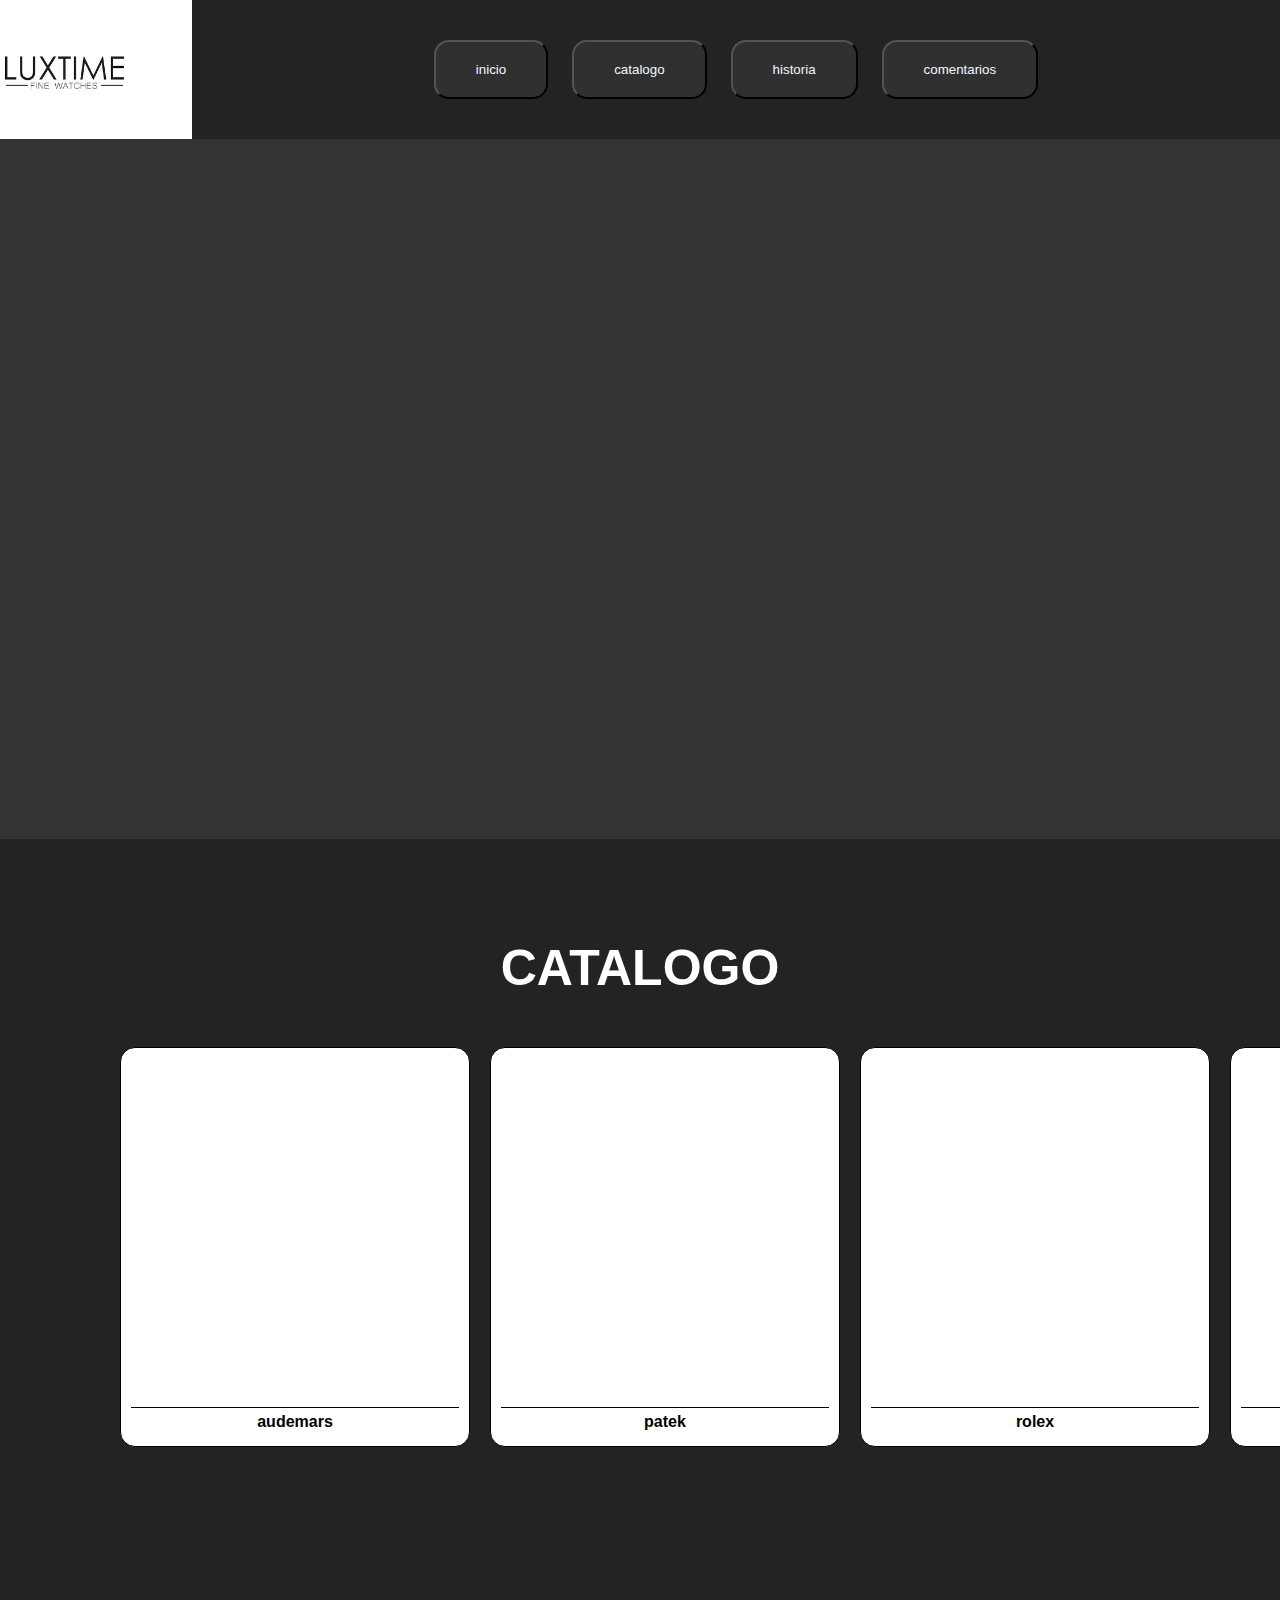
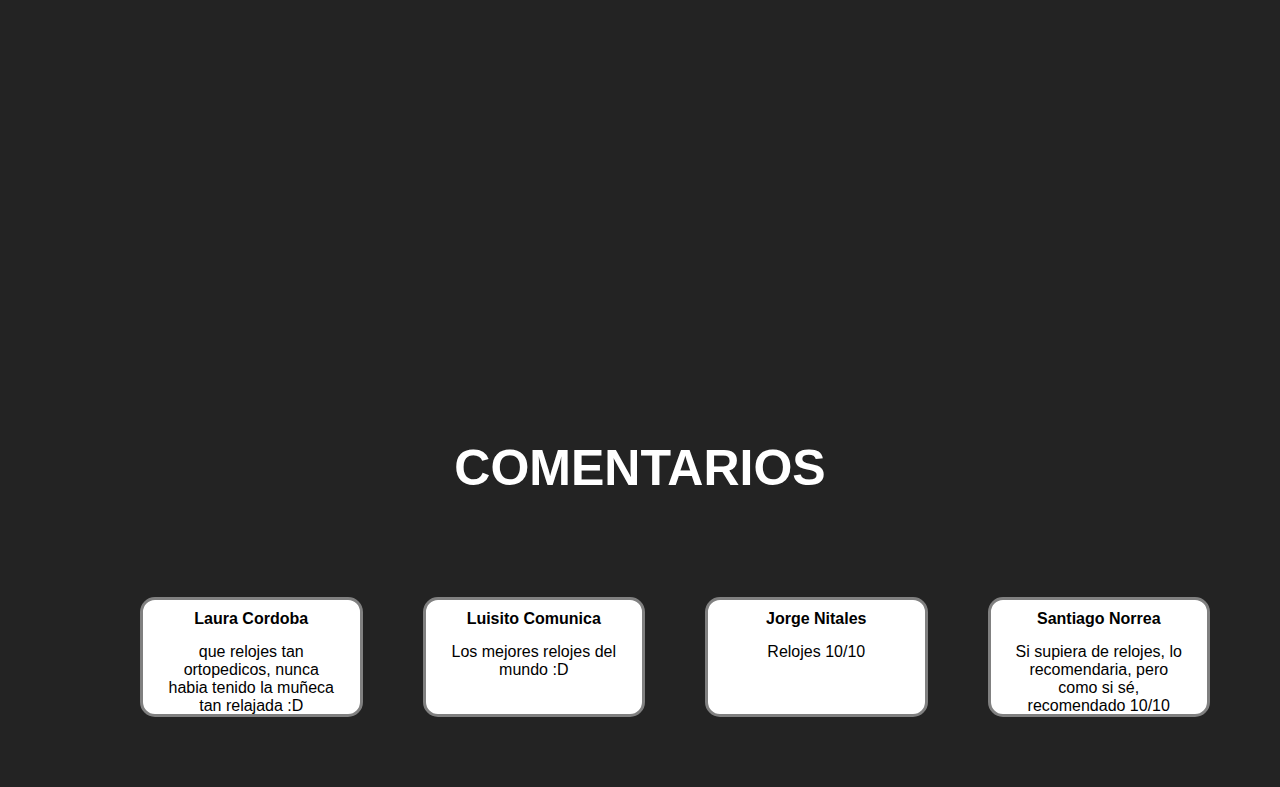
<file: index.html>
<!DOCTYPE html>
<html lang="en">
<head>
    <meta charset="UTF-8">
    <meta name="viewport" content="width=device-width, initial-scale=1.0">
    <title>Document</title>
    <link rel="stylesheet" href="./styles.css">
</head>
<body>
    <div class="parent">
        <div class="div1">
            <img src="./assets/luxtime_logo.png" alt="logo"> 
        </div>
        <div class="div2">

            <a href="#banner"><button>inicio</button></a>
            <a href="#catalogo"><button>catalogo</button></a>
            <a><button>historia</button></a>
            <a href="#comentarios"><button>comentarios</button></a>

        </div>
        <div class="div3" id="banner">

            <div>
                <div class="slide">
                    <img src="./assets/images.jpeg" alt="banner1">
                </div>

            </div>
            <div class="slide">
                <img src="./assets/images(1).jpeg" alt="banner2"> 
            </div>
            <div class="slide">
                <img src="./assets/images(2).jpeg" alt="banner3">
            </div>
        </div>
        
        <div class="div4" id="catalogo">
            <h3>CATALOGO</h3>
            <div class="container">
                <a href="http://127.0.0.1:5500/proyecto_luxtime/catalogo.html#audemars" target="_blank">
                    <div class="card">
                        <div class="slider">
                            <div class="slide1"><img src="./assets/audemars1.jpg" alt="audemars1"></div>
                            <div class="slide1"><img src="./assets/audemars2.jpg" alt="audemars2"></div>
                            <div class="slide1"><img src="./assets/audemars3.jpg" alt="audemars3"></div>
                            <div class="slide1"><img src="./assets/audemars4.jpg" alt="audemars4"></div>
                            <div class="slide1"><img src="./assets/audemars5.jpg" alt="audemars5"></div>
                        </div>
                        <h4>audemars</h4>
                    </div>
                </a>
                <a href="http://127.0.0.1:5500/proyecto_luxtime/catalogo.html#patek" target="_blank">
                    <div class="card">
                        <div class="slider">
                            <div class="slide1"><img src="./assets/patek1.webp" alt="audemars1"></div>
                            <div class="slide1"><img src="./assets/patek2.webp" alt="audemars2"></div>
                            <div class="slide1"><img src="./assets/patek3.webp" alt="audemars3"></div>
                            <div class="slide1"><img src="./assets/patek4.webp" alt="audemars4"></div>
                            <div class="slide1"><img src="./assets/patek5.webp" alt="audemars5"></div>
                        </div>
                        <h4>patek</h4>
                    </div>
                </a>
                <a href="http://127.0.0.1:5500/proyecto_luxtime/catalogo.html#rolex" target="_blank">
                    <div class="card">
                        <div class="slider">
                            <div class="slide1"><img src="./assets/rolex1.jpg" alt="audemars1"></div>
                            <div class="slide1"><img src="./assets/rolex2.webp" alt="audemars2"></div>
                            <div class="slide1"><img src="./assets/rolex3.webp" alt="audemars3"></div>
                            <div class="slide1"><img src="./assets/rolex4.webp" alt="audemars4"></div>
                            <div class="slide1"><img src="./assets/rolex5.webp" alt="audemars5"></div>
                        </div>
                        <h4>rolex</h4>
                    </div>
                </a>
                <a href="http://127.0.0.1:5500/proyecto_luxtime/catalogo.html#audemars" target="_blank">
                    <div class="card">
                        <div class="slider">
                            <div class="slide1"><img src="./assets/audemars1.jpg" alt="audemars1"></div>
                            <div class="slide1"><img src="./assets/audemars2.jpg" alt="audemars2"></div>
                            <div class="slide1"><img src="./assets/audemars3.jpg" alt="audemars3"></div>
                            <div class="slide1"><img src="./assets/audemars4.jpg" alt="audemars4"></div>
                            <div class="slide1"><img src="./assets/audemars5.jpg" alt="audemars5"></div>
                        </div>
                        <h4>audemars</h4>
                    </div>
                </a>
            </div>
        </div>
        <div class="div5" id="comentarios">
            <h3>COMENTARIOS</h3>
            <div class="container">
                <div class="card1">
                    <h4>Laura Cordoba</h4>
                    <p>que relojes tan ortopedicos, nunca habia tenido la muñeca tan relajada :D</p>
                </div>
                <div class="card1">
                    <h4>Luisito Comunica</h4>
                    <p>Los mejores relojes del mundo :D</p>
                </div>
                <div class="card1">
                    <h4>Jorge Nitales</h4>
                    <p>Relojes 10/10</p>
                </div>
                <div class="card1">
                    <h4>Santiago Norrea</h4>
                    <p>Si supiera de relojes, lo recomendaria, pero como si sé, recomendado 10/10</p>
                </div>
            </div>
        </div>

    </div>

</body>
</html>
</file>
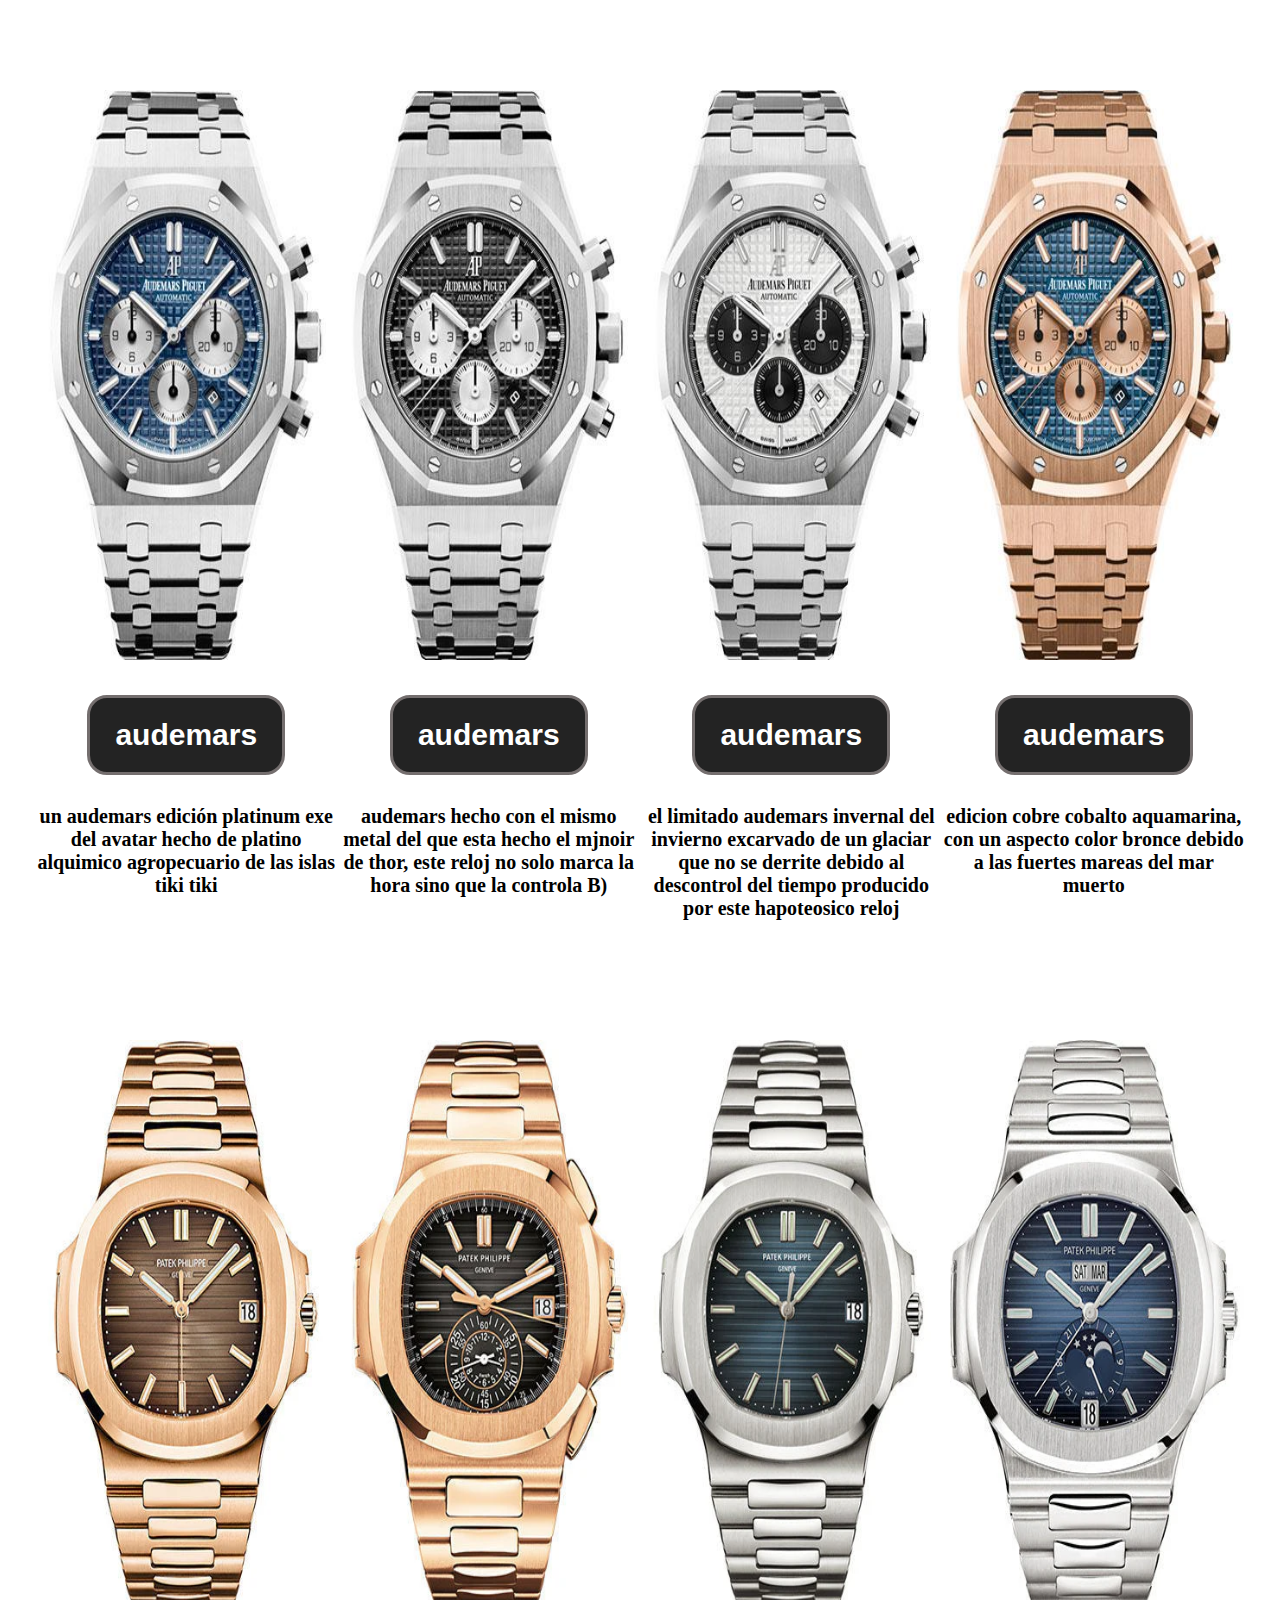
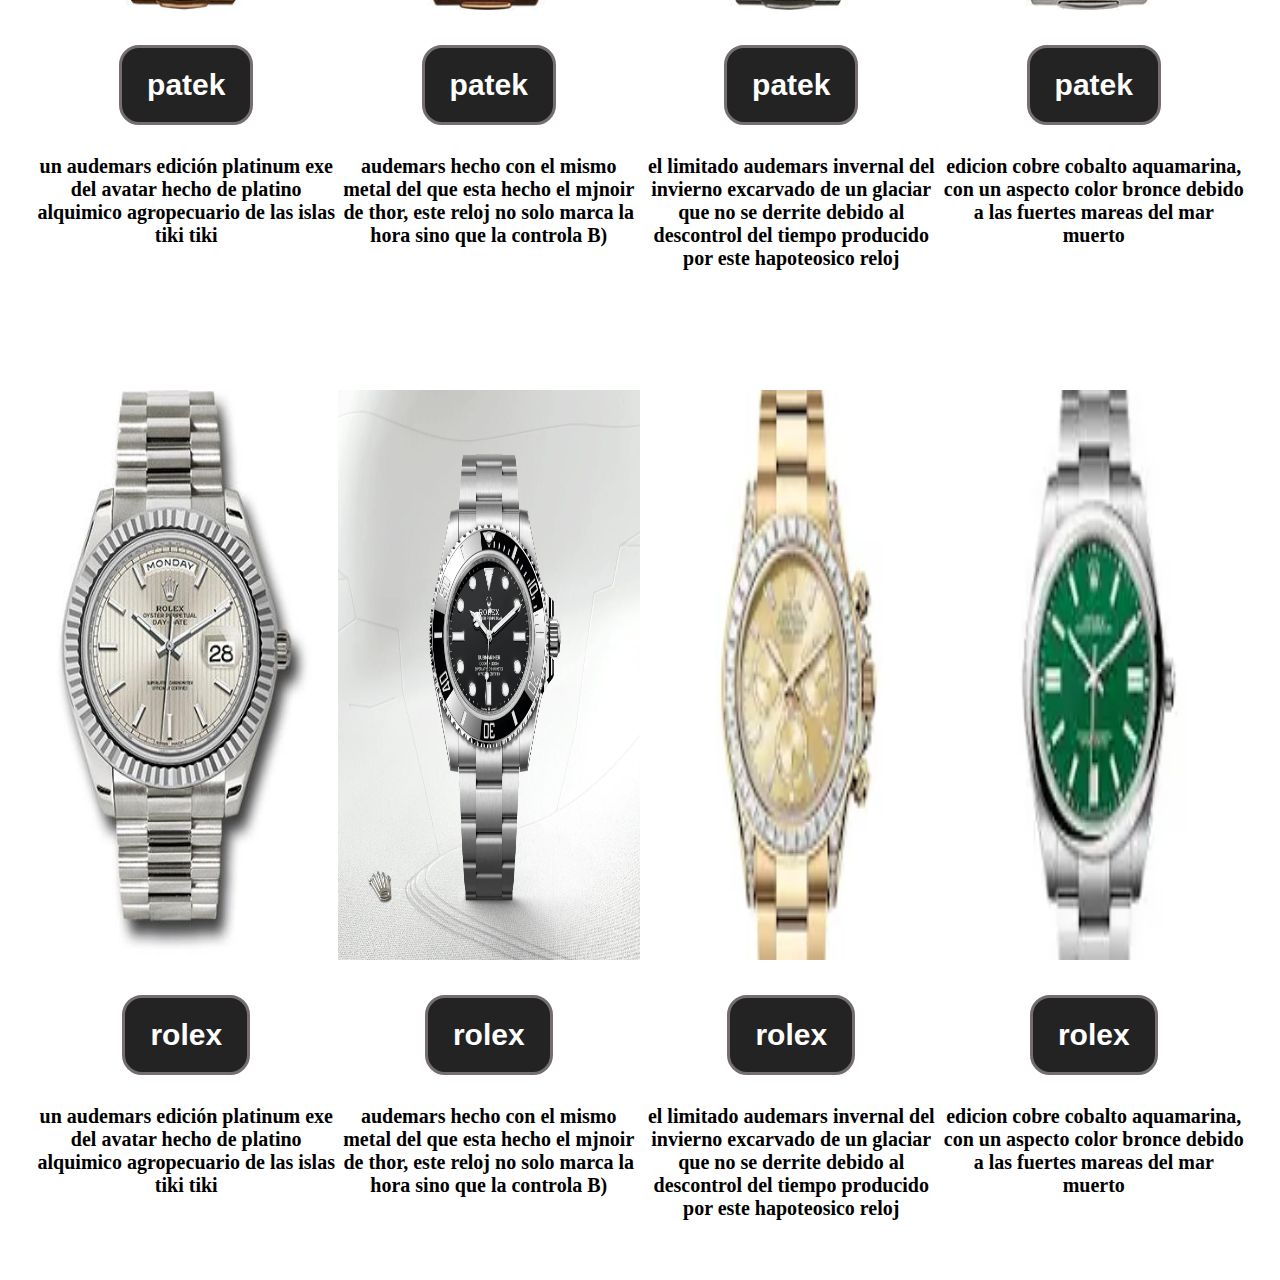
<file: catalogo.html>
<!DOCTYPE html>
<html lang="en">
<head>
    <meta charset="UTF-8">
    <meta name="viewport" content="width=device-width, initial-scale=1.0">
    <title>Document</title>
    <link rel="stylesheet" href="./styles.css">
</head>
<body>
    <div class="catalogo" id="audemars">
        <div class="card2">
            <img src="./assets/audemars1.jpg" alt="audemars">
            <a href="#rolex"><button><h3>audemars</h3></button></a>
            <h4>un audemars edición platinum exe del avatar hecho de platino alquimico agropecuario de las islas tiki tiki</h4>
        </div>
        <div class="card2">
            <img src="./assets/audemars2.jpg" alt="audemars">
            <button><h3>audemars</h3></button>
            <h4>audemars hecho con el mismo metal del que esta hecho el mjnoir de thor, este reloj no solo marca la hora sino que la controla B)</h4>
        </div>
        <div class="card2">
            <img src="./assets/audemars3.jpg" alt="audemars">
            <button><h3>audemars</h3></button>
            <h4>el limitado audemars invernal del invierno excarvado de un glaciar que no se derrite debido al descontrol del tiempo producido por este hapoteosico reloj</h4>
        </div>
        <div class="card2">
            <img src="./assets/audemars4.jpg" alt="audemars">
            <button><h3>audemars</h3></button>
            <h4>edicion cobre cobalto aquamarina, con un aspecto color bronce debido a las fuertes mareas del mar muerto</h4>
        </div>

    </div>
    <div class="catalogo" id="patek">
        <div class="card2">
            <img src="./assets/patek1.webp" alt="patek">
            <button><h3>patek</h3></button>
            <h4>un audemars edición platinum exe del avatar hecho de platino alquimico agropecuario de las islas tiki tiki</h4>
        </div>
        <div class="card2">
            <img src="./assets/patek2.webp" alt="patek">
            <button><h3>patek</h3></button>
            <h4>audemars hecho con el mismo metal del que esta hecho el mjnoir de thor, este reloj no solo marca la hora sino que la controla B)</h4>
        </div>
        <div class="card2">
            <img src="./assets/patek3.webp" alt="patek">
            <button><h3>patek</h3></button>
            <h4>el limitado audemars invernal del invierno excarvado de un glaciar que no se derrite debido al descontrol del tiempo producido por este hapoteosico reloj</h4>
        </div>
        <div class="card2">
            <img src="./assets/patek4.webp" alt="patek">
            <button><h3>patek</h3></button>
            <h4>edicion cobre cobalto aquamarina, con un aspecto color bronce debido a las fuertes mareas del mar muerto</h4>
        </div>

    </div>
    <div class="catalogo" id="rolex">
        <div class="card2">
            <img src="./assets/rolex1.jpg" alt="rolex">
            <button><h3>rolex</h3></button>
            <h4>un audemars edición platinum exe del avatar hecho de platino alquimico agropecuario de las islas tiki tiki</h4>
        </div>
        <div class="card2">
            <img src="./assets/rolex2.webp" alt="rolex">
            <button><h3>rolex</h3></button>
            <h4>audemars hecho con el mismo metal del que esta hecho el mjnoir de thor, este reloj no solo marca la hora sino que la controla B)</h4>
        </div>
        <div class="card2">
            <img src="./assets/rolex3.webp" alt="rolex">
            <button><h3>rolex</h3></button>
            <h4>el limitado audemars invernal del invierno excarvado de un glaciar que no se derrite debido al descontrol del tiempo producido por este hapoteosico reloj</h4>
        </div>
        <div class="card2">
            <img src="./assets/rolex4.webp" alt="rolex">
            <button><h3>rolex</h3></button>
            <h4>edicion cobre cobalto aquamarina, con un aspecto color bronce debido a las fuertes mareas del mar muerto</h4>
        </div>

    </div>
</body>
</html>
</file>
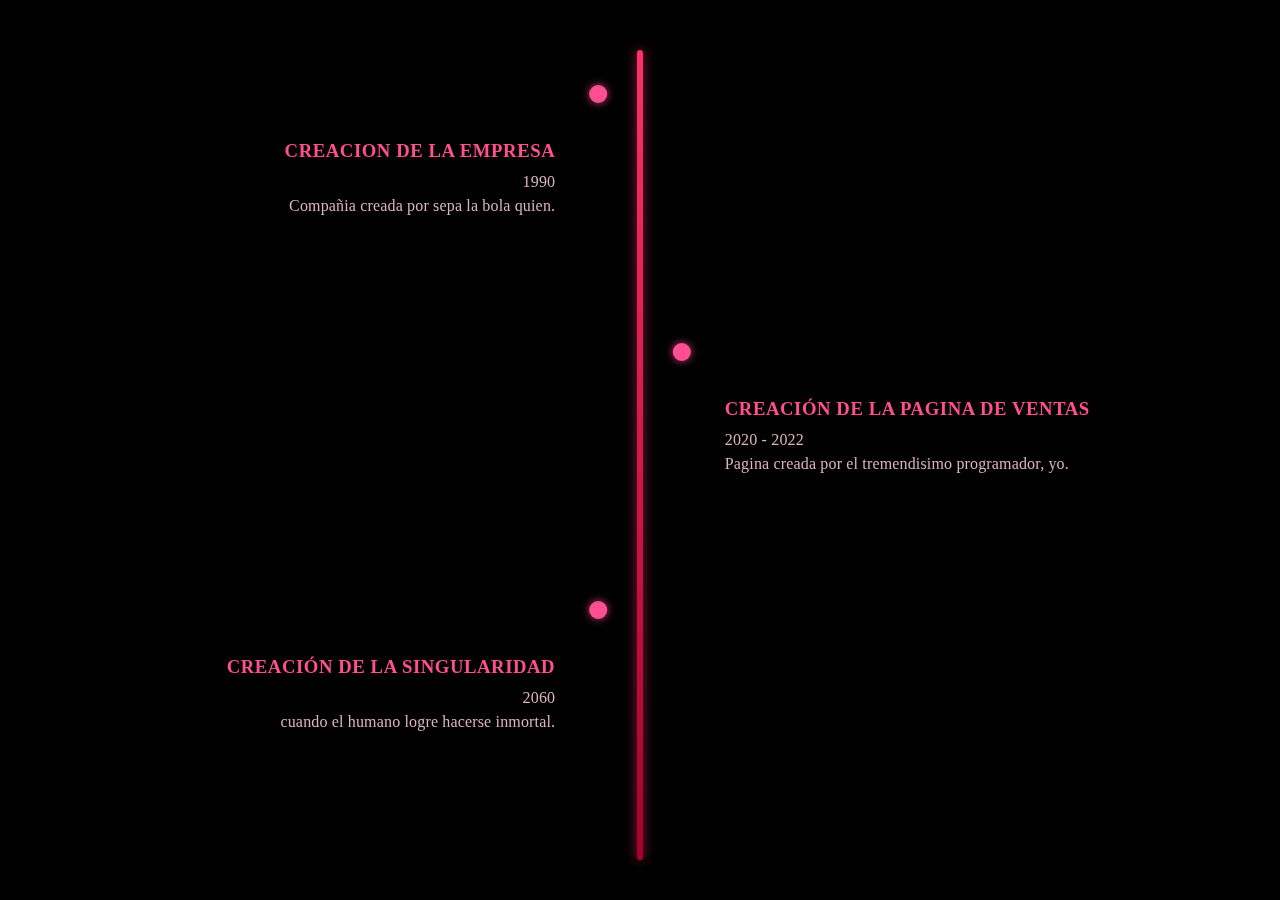
<file: linetime.html>
<!DOCTYPE html>
<html lang="en">
<head>
    <meta charset="UTF-8">
    <meta name="viewport" content="width=device-width, initial-scale=1.0">
    <link rel="stylesheet" href="./styles.css">
    <title>Document</title>
</head>
<body class="body1">
    <div class="timeline">
      <div class="exp" tabindex="0">
        <h3>Creacion de la empresa</h3>
        <p>1990<br>Compañia creada por sepa la bola quien.</p>
      </div>
      <div class="exp" tabindex="0">
        <h3>creación de la pagina de ventas</h3>
        <p>2020 - 2022<br>Pagina creada por el tremendisimo programador, yo.</p>
      </div>
      <div class="exp" tabindex="0">
        <h3>Creación de la singularidad</h3>
        <p>2060<br>cuando el humano logre hacerse inmortal.</p>
      </div>
    </div>
</body>
</html>
</file>
<file: styles.css>
*{
    margin: 0;
    padding: 0;
    box-sizing: border-box;

}
body{
    background-color: #fff;
}
.parent {
display: grid;
grid-template-columns: repeat(5, 1fr);
grid-template-rows: repeat(6, 1fr);
grid-column-gap: 0px;
grid-row-gap: 0px;
height: 100vh;
background-color: #fff;
}

.div1 { 
    grid-area: 1 / 1 / 2 / 2;
    width: 50%;
    height: 100%;
    background-color: #000 ;
}
.div1 img{
    width: 100%;
    height: 100%;
}
.div2 {
    grid-area: 1 / 1 / 2 / 6; 
    margin-left: 15%;
    background-color: #232323;
    color: #000;
    padding: 30px;
    text-align: center;
}
.div2 button{
    padding-left: 40px;
    padding-top: 20px;
    padding-bottom: 20px;
    padding-right: 40px;
    margin: 10px;
    border-radius: 15px;
    background-color: #303030;
    color: aliceblue;

}
.div3 {
     grid-area: 2 / 1 / 5 / 6; 
     background-color: #333;
     position: relative;
     width: 100%;
     max-width: 1920px;
     height: 700px;
     margin: auto;
     overflow: hidden;
}
.slide{
    position: absolute;
    width: 100%;
    height: 100%;
    opacity: 0;
    animation: fade 9s infinite;
}
.slide:nth-child(1){animation-delay: 0s;}
.slide:nth-child(2){animation-delay: 3s;}
.slide:nth-child(3){animation-delay: 6s;}

.slide img{
    width: 100%;
    height: 100%;
    object-fit: cover;
}
.div4 {
    grid-area: 5 / 1 / 6 / 6;
    background-color: #232323; 
   text-align: center;
   width: 100%;
   height: 130vh;

}  
.container{
    display: flex;
    padding: 20px;
    margin: 20px;
    padding-left: 90px;
}
.div4 h3{
    font-family:'Franklin Gothic Medium', 'Arial Narrow', Arial, sans-serif;
    padding-top: 100px;
    font-size: 50px;
    color: #fff;
}
.div4 h4{
    font-family:'Franklin Gothic Medium', 'Arial Narrow', Arial, sans-serif;
    padding: 5px;
    border-top: #000 solid 1px  ;
    margin: 10px;
    
}
.card{
    background-color: #fff;
    display: flex;
    flex-direction: column;
    width: 350px;
    height: 400px;
    align-content: center;
    border: 1px solid #000;
    border-radius: 15px;
    margin: 10px;
}
.card:hover{
    box-shadow: 
        0 0 25PX #ffffff,
        0 10PX 20px #000000;
    transform: 
        translateY(-20PX)
        translateX(-10px)
        scale(1.12);
    animation-play-state: paused;
    z-index: 100;
}
.slider{
    background-color: #fff;
    position: relative;
    width: 300px;
    height: 400px;
    margin: 10px;
    padding: 0;
    overflow: hidden;
}
.slide1{
    position: absolute;
    width: 100%;
    height: 300px;
    opacity: 0;
    animation: fade 9s infinite;
}
.slide1:nth-child(1){animation-delay: 0s;}
.slide1:nth-child(2){animation-delay: 3s;}
.slide1:nth-child(3){animation-delay: 6s;}
.slide1:nth-child(4){animation-delay: 9s;}
.slide1:nth-child(5){animation-delay: 12s;}

.slide1 img{
    width: 100%;
    height: 100%;
    padding: 15px;
}
.div5{
    font-family:'Franklin Gothic Medium', 'Arial Narrow', Arial, sans-serif;
    background-color: #232323;
    color: #fff;
    grid-area: 6 / 1 / 7 / 6; 
    text-align: center;
}
.div5 h3{
    padding: 30px;
    font-size: 50px;

}
.container{
    background-color: #232323;
    display: flex;
}
.container a{
    text-decoration: none;
    color: #000;
}
.card1{
    display: flex;
    flex-direction: column;
    width: 300px;
    padding-left:    20px ;
    padding-right: 20px;
    height: 120px;
    margin: 30px;
    background-color: #fff;
    color: #000;
    border: #808080 solid 3px;
    border-radius: 15px;
}
.card1:hover{
        box-shadow: 
        0 0 25PX #ffffff,
        0 10PX 20px #000000;
    transform: 
        translateY(-20PX)
        translateX(-10px)
        scale(1.12);
    animation-play-state: paused;
    z-index: 100;
}
.card1 h4{
    padding-top: 10px;
}
.card1 p{
    padding-top: 15px;
}
.catalogo{
    display: flex;
    margin: 60px;
    background-color: #fff;
    color: #000;
    padding: 30px;
    margin: 5px;
    margin-bottom: 30px;
    margin-top: 60px;

}
.card2 h3{
    font-size: 30px;
    padding: 10px;
    padding-left: 15px;
    padding-right: 15px;
}
.card2 button{
    padding: 10px;
    margin: 30px;
    background-color: #232323;
    color: #fff;
    border-radius: 20px;
    border: #746e6e 3px solid;
}
.card2{
    background-color: #fff;
    text-align: center;
    width: 400px;
    font-size: 20px;
}
.card2 img{
    width: 100%;
    height: 570px;

}
    .timeline {
      position: relative;
      margin-top: 50px;
    }

    .timeline::before {
      content: '';
      position: absolute;
      left: 50%;
      width: 6px;
      height: 90vh;
      background: linear-gradient(180deg, #ff2f6b, #a7002b);
      border-radius: 4px;
      transform: translateX(-50%);
      box-shadow: 0 0 12px #ff2f6baa;
    }

    .exp {
      position: relative;
      width: 50%;
      padding: 90px 40px;
      color: #f2d7dc;
      transition: transform 0.4s ease;
      cursor: default;
      will-change: transform;
    }

    .exp:nth-child(odd) {
      left: 0;
      text-align: right;
      transform: translateX(-7%);
    }

    .exp:nth-child(even) {
      left: 50%;
      transform: translateX(7%);
    }

    .exp:hover {
      transform: translateX(0) scale(1.05);
      color: #ff4e91;
      text-shadow: 0 0 10px #ff4e91cc;
    }

    .exp::before {
      content: '';
      position: absolute;
      top: 35px;
      width: 18px;
      height: 18px;
      background: #ff4e91;
      border-radius: 50%;
      box-shadow: 0 0 8px #ff4e91cc;
      transition: background-color 0.3s ease;
      z-index: 10;
    }

    .exp:nth-child(odd)::before {
      right: -12px;
    }

    .exp:nth-child(even)::before {
      left: -12px;
    }

    .exp h3 {
      margin-bottom: 8px;
      color: #ff4e91;
      font-weight: 700;
      letter-spacing: 0.03em;
      text-transform: uppercase;
    }

    .exp p {
      font-size: 1rem;
      line-height: 1.5;
      color: #ddb4bc;
      letter-spacing: 0.01em;
    }   
    .body1{
        background-color: #000;
    }
@keyframes fade {
        0% { opacity: 0; }
        10% { opacity: 1; }
        30% { opacity: 1; }
        40% { opacity: 0; }
        100%{opacity:0;}
}
</file>
